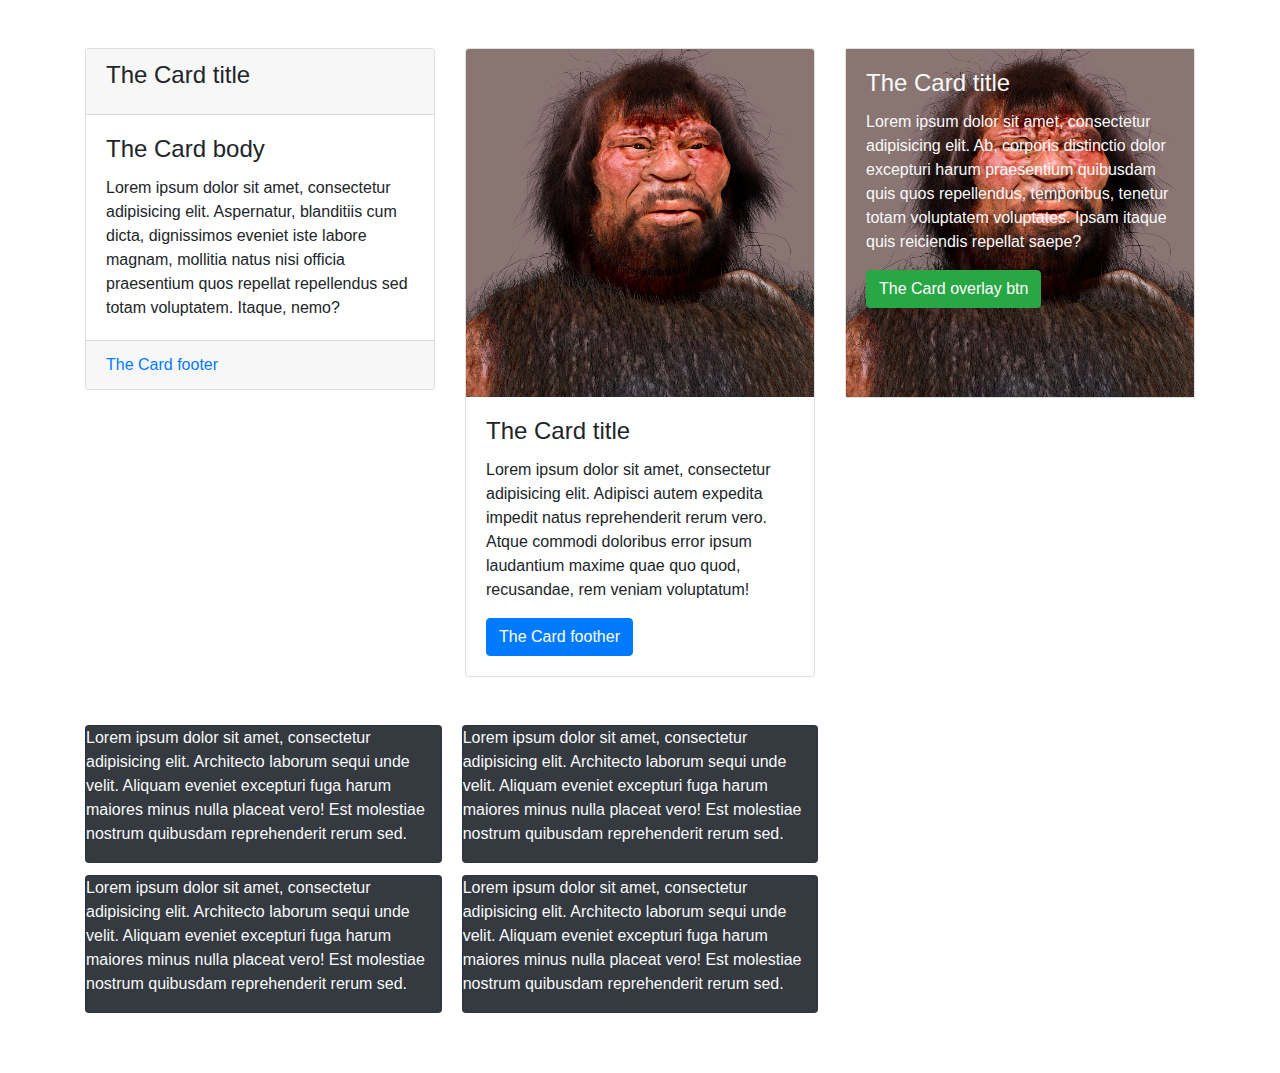
<file: index.html>
<!DOCTYPE html>
<html lang="en">
<head>
    <meta charset="UTF-8">
    <title>Title</title>
    <link rel="stylesheet" href="css/bootstrap.css">
    </head>
<body>
<div class="container">
    <div class="row my-5">
        <div class="col-md-4">
            <div class="card">
                <div class="card-header">
                    <h4 class="card-title">The Card title</h4>
                </div>
                <div class="card-body">
                    <h4 class="card-title">The Card body</h4>
                    <p class="card-text">
                        Lorem ipsum dolor sit amet, consectetur adipisicing elit.
                        Aspernatur, blanditiis cum dicta, dignissimos eveniet iste labore magnam,
                        mollitia natus nisi officia praesentium quos repellat repellendus sed totam voluptatem. Itaque, nemo?
                    </p>
                </div>
                <div class="card-footer">
                    <a href="#" class="card-link">The Card footer</a>
                </div>
            </div>
        </div>
        <div class="col-md-4">
            <div class="card">
                <img src="rasmlar/_20221208_on_papuans.jpg" class="card-img-top" alt="">
                <div class="card-body">
                    <h4 class="card-title">The Card title</h4>
                    <p>Lorem ipsum dolor sit amet, consectetur adipisicing elit.
                        Adipisci autem expedita impedit natus reprehenderit rerum vero.
                        Atque commodi doloribus error ipsum laudantium maxime quae quo quod, recusandae,
                        rem veniam voluptatum!</p>
                    <a href="#" class="btn btn-primary">The Card foother</a>
                </div>
            </div>
        </div>
        <div class="col-md-4">
            <div class="card">
                <img src="rasmlar/_20221208_on_papuans.jpg" alt="">
                <div class="card-img-overlay">
                    <h4 class="card-title text-light">The Card title</h4>
                    <p class="text-light">Lorem ipsum dolor sit amet, consectetur adipisicing elit.
                        Ab, corporis distinctio dolor excepturi harum praesentium quibusdam quis quos repellendus, temporibus,
                        tenetur totam voluptatem voluptates. Ipsam itaque quis reiciendis repellat saepe?</p>
                    <a href="#" class="btn btn-success">The Card overlay btn</a>
                </div>
            </div>
        </div>
    </div>
    <div class="row my-5">
        <div class="col-md-12 card-columns">
            <div class="card bg-dark text-light">
                <p>Lorem ipsum dolor sit amet, consectetur adipisicing elit.
                    Architecto laborum sequi unde velit. Aliquam eveniet
                    excepturi fuga harum maiores minus nulla placeat vero! Est molestiae nostrum quibusdam reprehenderit rerum sed.
                </p>
            </div>
            <div class="card bg-dark text-light">
                <p>Lorem ipsum dolor sit amet, consectetur adipisicing elit.
                    Architecto laborum sequi unde velit. Aliquam eveniet
                    excepturi fuga harum maiores minus nulla placeat vero! Est molestiae nostrum quibusdam reprehenderit rerum sed.
                </p>
            </div>
            <div class="card bg-dark text-light">
                <p>Lorem ipsum dolor sit amet, consectetur adipisicing elit.
                    Architecto laborum sequi unde velit. Aliquam eveniet
                    excepturi fuga harum maiores minus nulla placeat vero! Est molestiae nostrum quibusdam reprehenderit rerum sed.
                </p>
            </div>
            <div class="card bg-dark text-light">
                <p>Lorem ipsum dolor sit amet, consectetur adipisicing elit.
                    Architecto laborum sequi unde velit. Aliquam eveniet
                    excepturi fuga harum maiores minus nulla placeat vero! Est molestiae nostrum quibusdam reprehenderit rerum sed.
                </p>
            </div>
        </div>
    </div>
</div>
<script src="js/jQuery.min.js"></script>
<script src="js/src/popover.js"></script>
<script src="js/bootstrap.js"></script>
</body>
</html>
</file>
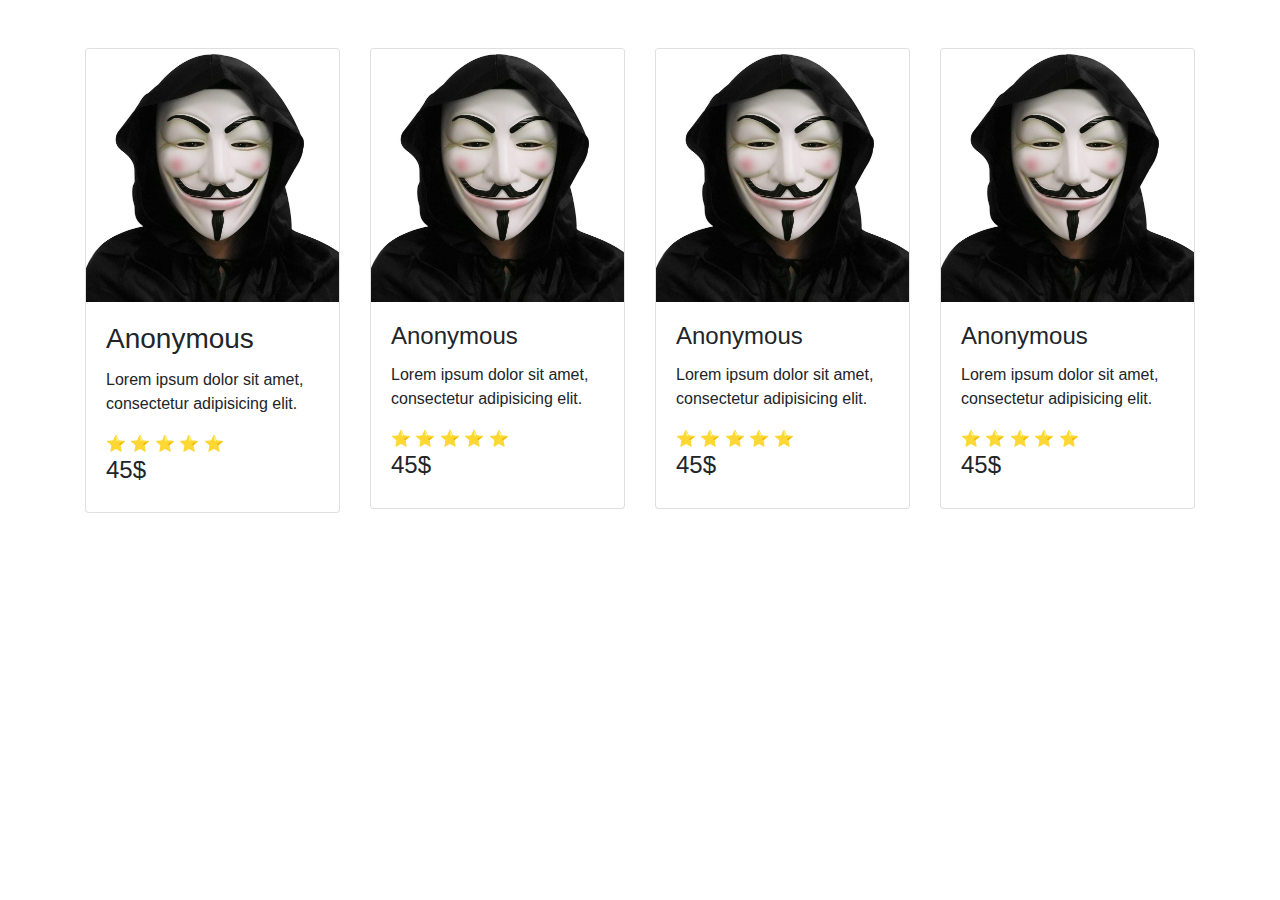
<file: index1.html>
<!DOCTYPE html>
<html lang="en">
<head>
    <meta charset="UTF-8">
    <title>Title</title>
    <link rel="stylesheet" href="css/bootstrap.css">
</head>
<body>
<div class="container">
    <div class="row my-5">
<div class="col-md-3">
    <div class="card">
        <img src="rasmlar/beb64b8e12e4f915f4e0d649ac457e43.jpg" class="card-img-top" alt="">
        <div class="card-body">
            <h3 class="card-title">Anonymous</h3>
            <p>Lorem ipsum dolor sit amet, consectetur adipisicing elit.</p>
            <span>&#11088;</span>
            <span>&#11088;</span>
            <span>&#11088;</span>
            <span>&#11088;</span>
            <span>&#11088;</span>
            <h4>45$</h4>
        </div>
    </div>
</div>
<div class="col-md-3">
    <div class="card">
        <img src="rasmlar/beb64b8e12e4f915f4e0d649ac457e43.jpg" class="card-img-top" alt="">
        <div class="card-body">
            <h4 class="card-title">Anonymous</h4>
            <p>Lorem ipsum dolor sit amet, consectetur adipisicing elit.</p>
            <span>&#11088;</span>
            <span>&#11088;</span>
            <span>&#11088;</span>
            <span>&#11088;</span>
            <span>&#11088;</span>
            <h4>45$</h4>
        </div>
    </div>
</div>
<div class="col-md-3">
    <div class="card">
        <img src="rasmlar/beb64b8e12e4f915f4e0d649ac457e43.jpg" class="card-img-top" alt="">
        <div class="card-body">
            <h4 class="card-title">Anonymous</h4>
            <p>Lorem ipsum dolor sit amet, consectetur adipisicing elit.</p>
            <span>&#11088;</span>
            <span>&#11088;</span>
            <span>&#11088;</span>
            <span>&#11088;</span>
            <span>&#11088;</span>
            <h4>45$</h4>
        </div>
    </div>
</div>
<div class="col-md-3">
    <div class="card">
        <img src="rasmlar/beb64b8e12e4f915f4e0d649ac457e43.jpg" class="card-img-top" alt="">
        <div class="card-body">
            <h4 class="card-title">Anonymous</h4>
            <p>Lorem ipsum dolor sit amet, consectetur adipisicing elit.</p>
            <span>&#11088;</span>
            <span>&#11088;</span>
            <span>&#11088;</span>
            <span>&#11088;</span>
            <span>&#11088;</span>
            <h4>45$</h4>
        </div>
    </div>
</div>
    </div>
</div>
<script src="js/jQuery.min.js"></script>
<script src="js/src/popover.js"></script>
<script src="js/bootstrap.js"></script>
</body>
</html>
</file>
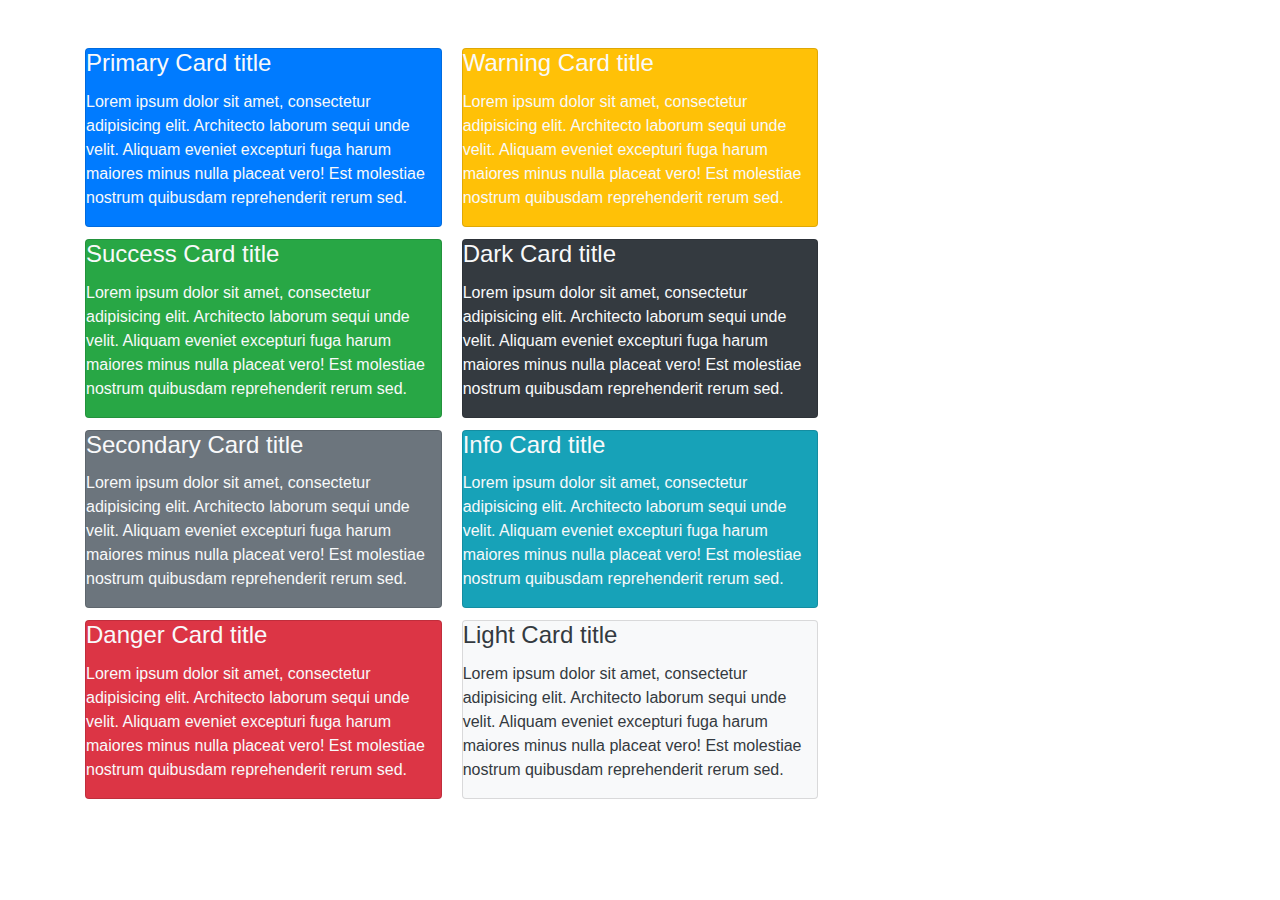
<file: index2.html>
<!DOCTYPE html>
<html lang="en">
<head>
    <meta charset="UTF-8">
    <title>Title</title>
    <link rel="stylesheet" href="css/bootstrap.css">
</head>
<body>
<div class="container">
        <div class="row my-5">
            <div class="col-md-12 card-columns">
                <div class="card bg-primary text-light">
                    <h4 class="card-title">Primary Card title</h4>
                    <p>Lorem ipsum dolor sit amet, consectetur adipisicing elit.
                        Architecto laborum sequi unde velit. Aliquam eveniet
                        excepturi fuga harum maiores minus nulla placeat vero! Est molestiae nostrum quibusdam reprehenderit rerum sed.
                    </p>
                </div>
                <div class="card bg-success text-light">
                    <h4 class="card-title">Success Card title</h4>
                    <p>Lorem ipsum dolor sit amet, consectetur adipisicing elit.
                        Architecto laborum sequi unde velit. Aliquam eveniet
                        excepturi fuga harum maiores minus nulla placeat vero! Est molestiae nostrum quibusdam reprehenderit rerum sed.
                    </p>
                </div>
                <div class="card bg-warning text-light">
                    <h4 class="card-title">Warning Card title</h4>
                    <p>Lorem ipsum dolor sit amet, consectetur adipisicing elit.
                        Architecto laborum sequi unde velit. Aliquam eveniet
                        excepturi fuga harum maiores minus nulla placeat vero! Est molestiae nostrum quibusdam reprehenderit rerum sed.
                    </p>
                </div>
                <div class="card bg-dark text-light">
                    <h4 class="card-title">Dark Card title</h4>
                    <p>Lorem ipsum dolor sit amet, consectetur adipisicing elit.
                        Architecto laborum sequi unde velit. Aliquam eveniet
                        excepturi fuga harum maiores minus nulla placeat vero! Est molestiae nostrum quibusdam reprehenderit rerum sed.
                    </p>
                </div>
            </div>
            <div class="col-md-12 card-columns">
                <div class="card bg-secondary text-light">
                    <h4 class="card-title">Secondary Card title</h4>
                    <p>Lorem ipsum dolor sit amet, consectetur adipisicing elit.
                        Architecto laborum sequi unde velit. Aliquam eveniet
                        excepturi fuga harum maiores minus nulla placeat vero! Est molestiae nostrum quibusdam reprehenderit rerum sed.
                    </p>
                </div>
                <div class="card bg-danger text-light">
                    <h4 class="card-title">Danger Card title</h4>
                    <p>Lorem ipsum dolor sit amet, consectetur adipisicing elit.
                        Architecto laborum sequi unde velit. Aliquam eveniet
                        excepturi fuga harum maiores minus nulla placeat vero! Est molestiae nostrum quibusdam reprehenderit rerum sed.
                    </p>
                </div>
                <div class="card bg-info text-light">
                    <h4 class="card-title">Info Card title</h4>
                    <p>Lorem ipsum dolor sit amet, consectetur adipisicing elit.
                        Architecto laborum sequi unde velit. Aliquam eveniet
                        excepturi fuga harum maiores minus nulla placeat vero! Est molestiae nostrum quibusdam reprehenderit rerum sed.
                    </p>
                </div>
                <div class="card bg-light text-dark">
                    <h4 class="card-title">Light Card title</h4>
                    <p>Lorem ipsum dolor sit amet, consectetur adipisicing elit.
                        Architecto laborum sequi unde velit. Aliquam eveniet
                        excepturi fuga harum maiores minus nulla placeat vero! Est molestiae nostrum quibusdam reprehenderit rerum sed.
                    </p>
                </div>
            </div>
        </div>
</div>
<script src="js/jQuery.min.js"></script>
<script src="js/src/popover.js"></script>
<script src="js/bootstrap.js"></script>
</body>
</html>
</file>
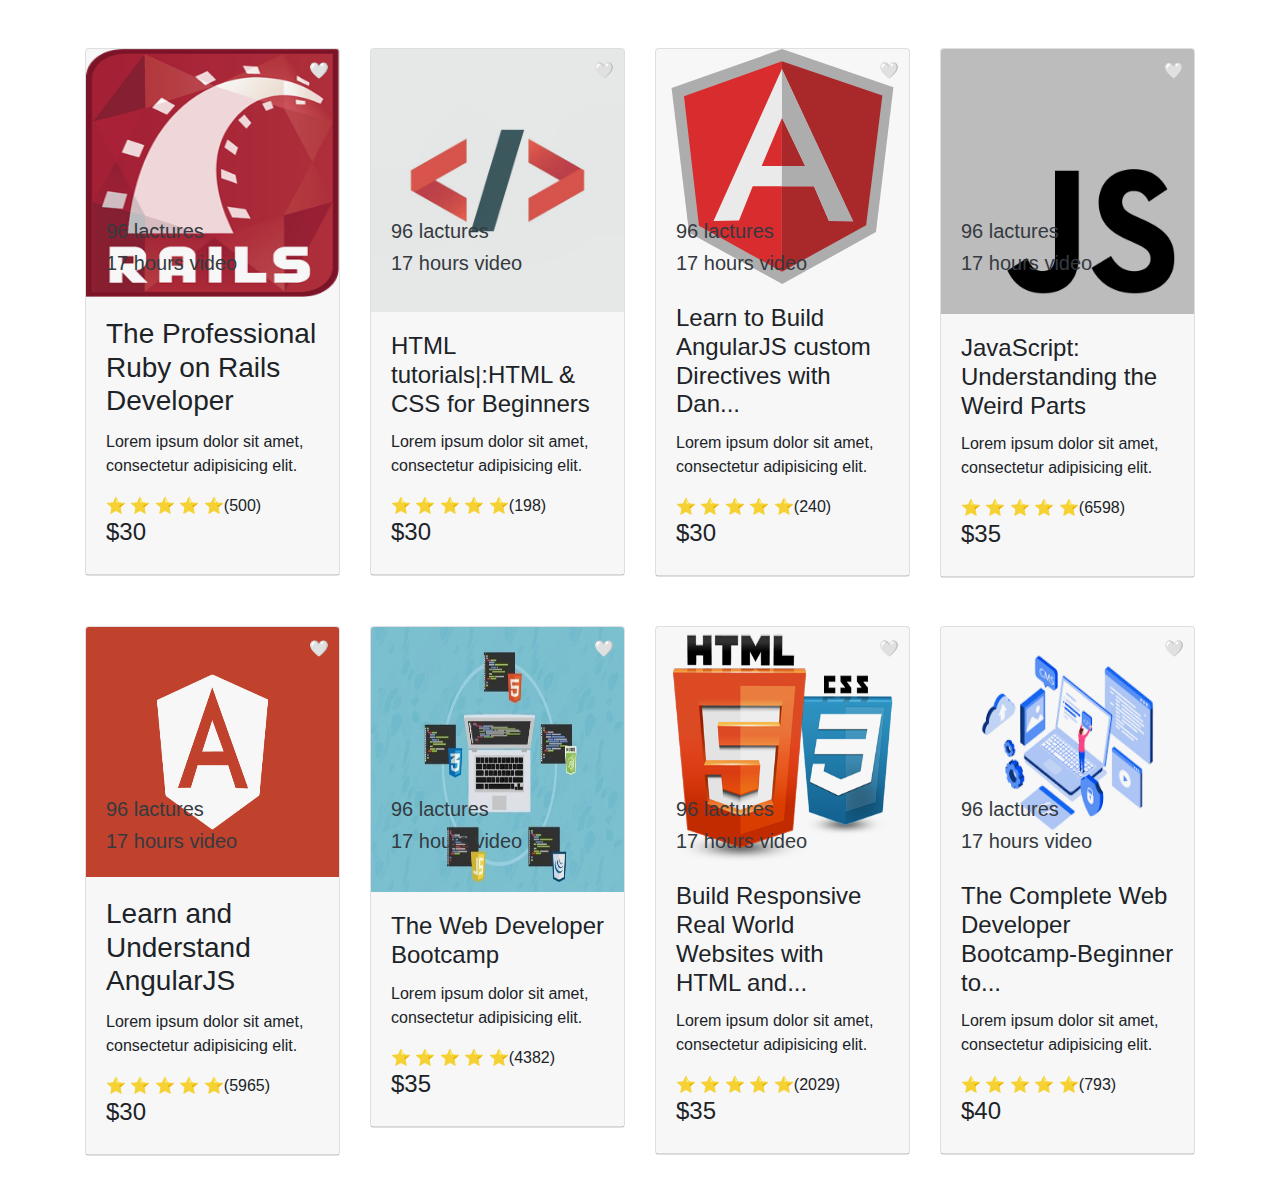
<file: index4.html>
<!DOCTYPE html>
<html lang="en">
<head>
    <meta charset="UTF-8">
    <title>Title</title>
    <link rel="stylesheet" href="css/bootstrap.css">
    <link rel="stylesheet" href="css/main4.css">
</head>
<body>
<div class="container">
    <div class="row my-5">
        <div class="col-md-3">
            <div class="card">
                <img src="rasmlar/ruby-on-rails-logo-95951CC5FB-seeklogo.com.png" height="248"  class="card-img-top" alt="">
                <div class="card-header card-img-overlay">
                    <h5 class="o text-dark">96 lactures</h5>
                    <h5 class="text-dark">17 hours video</h5>
                    <span class="l">&#129293;</span>
                </div>
                <div class="card-body">
                    <h3 class="card-title">The Professional Ruby on Rails Developer</h3>
                    <p>Lorem ipsum dolor sit amet, consectetur adipisicing elit.</p>
                    <span>&#11088;</span>
                    <span>&#11088;</span>
                    <span>&#11088;</span>
                    <span>&#11088;</span>
                    <span>&#11088;(500)</span>
                    <h4>$30</h4>
                </div>
            </div>
        </div>
        <div class="col-md-3">
            <div class="card">
                <img src="rasmlar/0f8b2870896edcde8f6149fe2733faaf.jpg" height="263"  class="card-img-top" alt="">
                <div class="card-header card-img-overlay">
                    <h5 class="o text-dark">96 lactures</h5>
                    <h5 class="text-dark">17 hours video</h5>
                    <span class="l">&#129293;</span>
                </div>
                <div class="card-body">
                    <h4 class="card-title">HTML tutorials|:HTML & CSS for Beginners</h4>
                    <p>Lorem ipsum dolor sit amet, consectetur adipisicing elit.</p>
                    <span>&#11088;</span>
                    <span>&#11088;</span>
                    <span>&#11088;</span>
                    <span>&#11088;</span>
                    <span>&#11088;(198)</span>
                    <h4>$30</h4>
                </div>
            </div>
        </div>
        <div class="col-md-3">
            <div class="card">
                <img src="rasmlar/AngularJS-Shield.svg" height="235" class="card-img-top" alt="">
                <div class="card-header card-img-overlay">
                    <h5 class="o text-dark">96 lactures</h5>
                    <h5 class="text-dark">17 hours video</h5>
                    <span class="l">&#129293;</span>
                </div>
                <div class="card-body">
                    <h4 class="card-title">Learn to Build AngularJS custom Directives with Dan...</h4>
                    <p>Lorem ipsum dolor sit amet, consectetur adipisicing elit.</p>
                    <span>&#11088;</span>
                    <span>&#11088;</span>
                    <span>&#11088;</span>
                    <span>&#11088;</span>
                    <span>&#11088;(240)</span>
                    <h4>$30</h4>
                </div>
            </div>
        </div>
        <div class="col-md-3">
            <div class="card">
                <img src="rasmlar/javascript-logo-black-and-white.png" height="265" class="card-img-top" alt="">
                <div class="card-header card-img-overlay">
                    <h5 class="o text-dark">96 lactures</h5>
                    <h5 class="text-dark">17 hours video</h5>
                    <span class="l">&#129293;</span>
                </div>
                <div class="card-body">
                    <h4 class="card-title">JavaScript: Understanding the Weird Parts</h4>
                    <p>Lorem ipsum dolor sit amet, consectetur adipisicing elit.</p>
                    <span>&#11088;</span>
                    <span>&#11088;</span>
                    <span>&#11088;</span>
                    <span>&#11088;</span>
                    <span>&#11088;(6598)</span>
                    <h4>$35</h4>
                </div>
            </div>
        </div>
    </div>
    <div class="row my-5">
        <div class="col-md-3">
            <div class="card">
                <img src="rasmlar/angularjs-icon-13.jpg" height="250" class="card-img-top" alt="">
                <div class="card-header card-img-overlay">
                    <h5 class="o text-dark">96 lactures</h5>
                    <h5 class="text-dark">17 hours video</h5>
                    <span class="l">&#129293;</span>
                </div>
                <div class="card-body">
                    <h3 class="card-title">Learn and Understand AngularJS</h3>
                    <p>Lorem ipsum dolor sit amet, consectetur adipisicing elit.</p>
                    <span>&#11088;</span>
                    <span>&#11088;</span>
                    <span>&#11088;</span>
                    <span>&#11088;</span>
                    <span>&#11088;(5965)</span>
                    <h4>$30</h4>
                </div>
            </div>
        </div>
        <div class="col-md-3">
            <div class="card">
                <img src="rasmlar/1520161473895.jfif" height="265" class="card-img-top" alt="">
                <div class="card-header card-img-overlay">
                    <h5 class="o text-dark">96 lactures</h5>
                    <h5 class="text-dark">17 hours video</h5>
                    <span class="l">&#129293;</span>
                </div>
                <div class="card-body">
                    <h4 class="card-title">The Web Developer Bootcamp</h4>
                    <p>Lorem ipsum dolor sit amet, consectetur adipisicing elit.</p>
                    <span>&#11088;</span>
                    <span>&#11088;</span>
                    <span>&#11088;</span>
                    <span>&#11088;</span>
                    <span>&#11088;(4382)</span>
                    <h4>$35</h4>
                </div>
            </div>
        </div>
        <div class="col-md-3">
            <div class="card">
                <img src="rasmlar/html5-css3.png" height="235" class="card-img-top" alt="">
                <div class="card-header card-img-overlay">
                    <h5 class="o text-dark">96 lactures</h5>
                    <h5 class="text-dark">17 hours video</h5>
                    <span class="l">&#129293;</span>
                </div>
                <div class="card-body">
                    <h4 class="card-title">Build Responsive Real World Websites with HTML and...</h4>
                    <p>Lorem ipsum dolor sit amet, consectetur adipisicing elit.</p>
                    <span>&#11088;</span>
                    <span>&#11088;</span>
                    <span>&#11088;</span>
                    <span>&#11088;</span>
                    <span>&#11088;(2029)</span>
                    <h4>$35</h4>
                </div>
            </div>
        </div>
        <div class="col-md-3">
            <div class="card">
                <img src="rasmlar/Без%20названия.png" height="235" class="card-img-top" alt="">
                <div class="card-header card-img-overlay">
                    <h5 class="o text-dark">96 lactures</h5>
                    <h5 class="text-dark">17 hours video</h5>
                    <span class="l">&#129293;</span>
                </div>
                <div class="card-body">
                    <h4 class="card-title">The Complete Web Developer Bootcamp-Beginner to...</h4>
                    <p>Lorem ipsum dolor sit amet, consectetur adipisicing elit.</p>
                    <span>&#11088;</span>
                    <span>&#11088;</span>
                    <span>&#11088;</span>
                    <span>&#11088;</span>
                    <span>&#11088;(793)</span>
                    <h4>$40</h4>
                </div>
            </div>
        </div>
    </div>
</div>
<script src="js/jQuery.min.js"></script>
<script src="js/src/popover.js"></script>
<script src="js/bootstrap.js"></script>
</body>
</html>
</file>
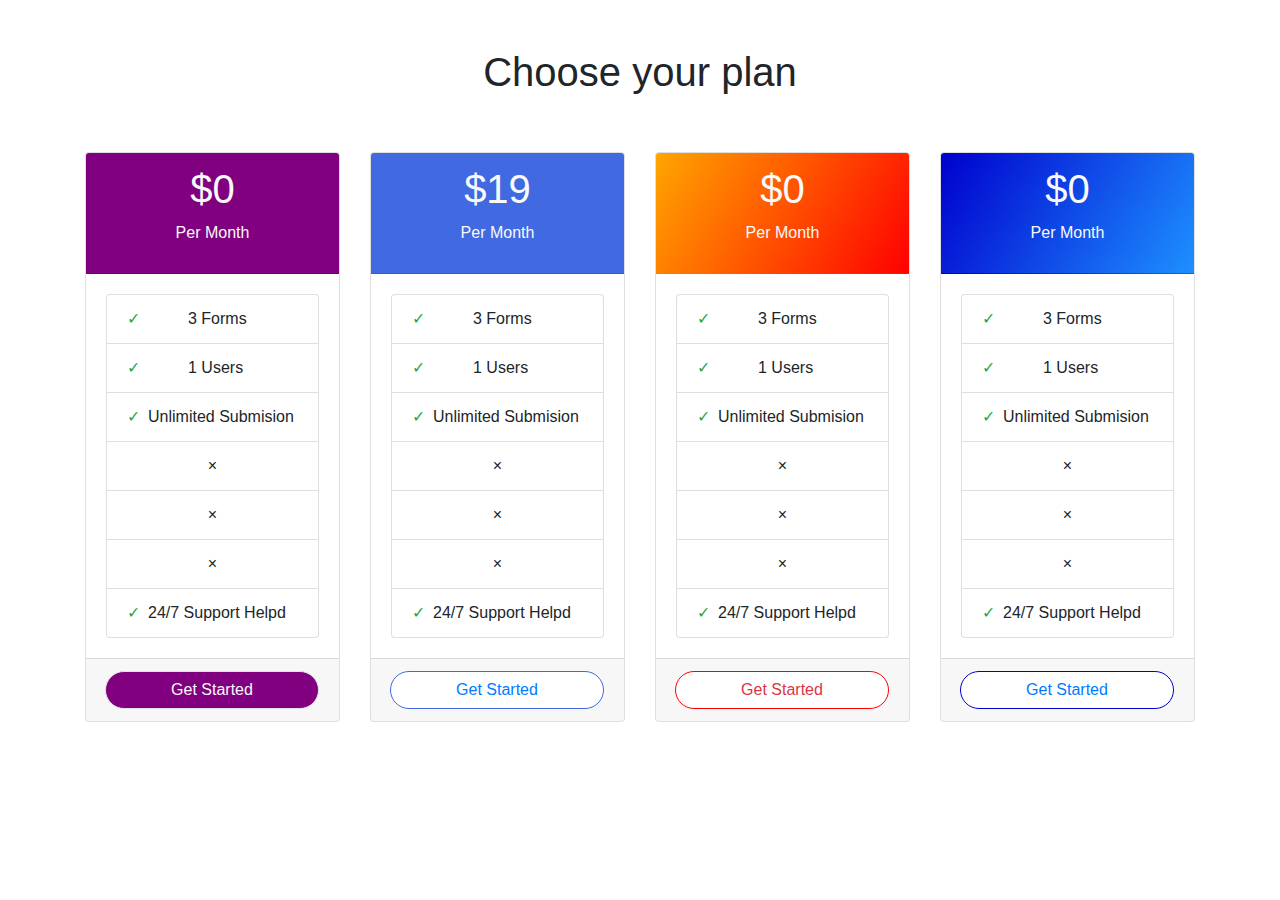
<file: index5.html>
<!DOCTYPE html>
<html lang="en">
<head>
    <meta charset="UTF-8">
    <title>Title</title>
    <link rel="stylesheet" href="css/bootstrap.css">
    <link rel="stylesheet" href="css/main5.css">
</head>
<body>

<div class="container">
    <div class="row my-5">
        <div class="col-md-12 text-center">
            <h1>Choose your plan</h1>
        </div>
        <div class="col-md-3 mt-5">
            <div class="card">
                <div class="card-header text-center text-light a">
                    <h1>$0</h1>
                    <p>Per Month</p>
                </div>
                <div class="card-body">
                    <ul class="list-group">
                        <li class="list-group-item"><span class="text-success mr-5">&#10003;</span>3 Forms</li>
                        <li class="list-group-item"><span class="text-success mr-5">&#10003;</span>1 Users</li>
                        <li class="list-group-item"><span class="text-success mr-2">&#10003;</span>Unlimited Submision</li>
                        <li class="list-group-item text-center">&#215;</li>
                        <li class="list-group-item text-center">&#215;</li>
                        <li class="list-group-item text-center">&#215;</li>
                        <li class="list-group-item"><span class="text-success mr-2">&#10003;</span>24/7 Support Helpd</li>
                    </ul>
                </div>
                <div class="card-footer">
                    <a href="#" class="page-link b text-center text-light">Get Started</a>
                </div>
            </div>
        </div>
        <div class="col-md-3 mt-5">
            <div class="card">
                <div class="card-header text-center text-light a2">
                    <h1>$19</h1>
                    <p>Per Month</p>
                </div>
                <div class="card-body">
                    <ul class="list-group">
                        <li class="list-group-item"><span class="text-success mr-5">&#10003;</span>3 Forms</li>
                        <li class="list-group-item"><span class="text-success mr-5">&#10003;</span>1 Users</li>
                        <li class="list-group-item"><span class="text-success mr-2">&#10003;</span>Unlimited Submision</li>
                        <li class="list-group-item text-center">&#215;</li>
                        <li class="list-group-item text-center">&#215;</li>
                        <li class="list-group-item text-center">&#215;</li>
                        <li class="list-group-item"><span class="text-success mr-2">&#10003;</span>24/7 Support Helpd</li>
                    </ul>
                </div>
                <div class="card-footer">
                    <a href="#" class="page-link b2 text-center">Get Started</a>
                </div>
            </div>
        </div>
        <div class="col-md-3 mt-5">
            <div class="card">
                <div class="card-header text-center text-light a3">
                    <h1>$0</h1>
                    <p>Per Month</p>
                </div>
                <div class="card-body">
                    <ul class="list-group">
                        <li class="list-group-item"><span class="text-success mr-5">&#10003;</span>3 Forms</li>
                        <li class="list-group-item"><span class="text-success mr-5">&#10003;</span>1 Users</li>
                        <li class="list-group-item"><span class="text-success mr-2">&#10003;</span>Unlimited Submision</li>
                        <li class="list-group-item text-center">&#215;</li>
                        <li class="list-group-item text-center">&#215;</li>
                        <li class="list-group-item text-center">&#215;</li>
                        <li class="list-group-item"><span class="text-success mr-2">&#10003;</span>24/7 Support Helpd</li>
                    </ul>
                </div>
                <div class="card-footer">
                    <a href="#" class="page-link b3 text-center text-danger">Get Started</a>
                </div>
            </div>
        </div>
        <div class="col-md-3 mt-5">
            <div class="card">
                <div class="card-header text-center text-light a4">
                    <h1>$0</h1>
                    <p>Per Month</p>
                </div>
                <div class="card-body">
                    <ul class="list-group">
                        <li class="list-group-item"><span class="text-success mr-5">&#10003;</span>3 Forms</li>
                        <li class="list-group-item"><span class="text-success mr-5">&#10003;</span>1 Users</li>
                        <li class="list-group-item"><span class="text-success mr-2">&#10003;</span>Unlimited Submision</li>
                        <li class="list-group-item text-center">&#215;</li>
                        <li class="list-group-item text-center">&#215;</li>
                        <li class="list-group-item text-center">&#215;</li>
                        <li class="list-group-item"><span class="text-success mr-2">&#10003;</span>24/7 Support Helpd</li>
                    </ul>
                </div>
                <div class="card-footer">
                    <a href="#" class="page-link b4 text-center text-primary">Get Started</a>
                </div>
            </div>
        </div>
    </div>
</div>

<script src="js/jQuery.min.js"></script>
<script src="js/src/popover.js"></script>
<script src="js/bootstrap.js"></script>
</body>
</html>
</file>
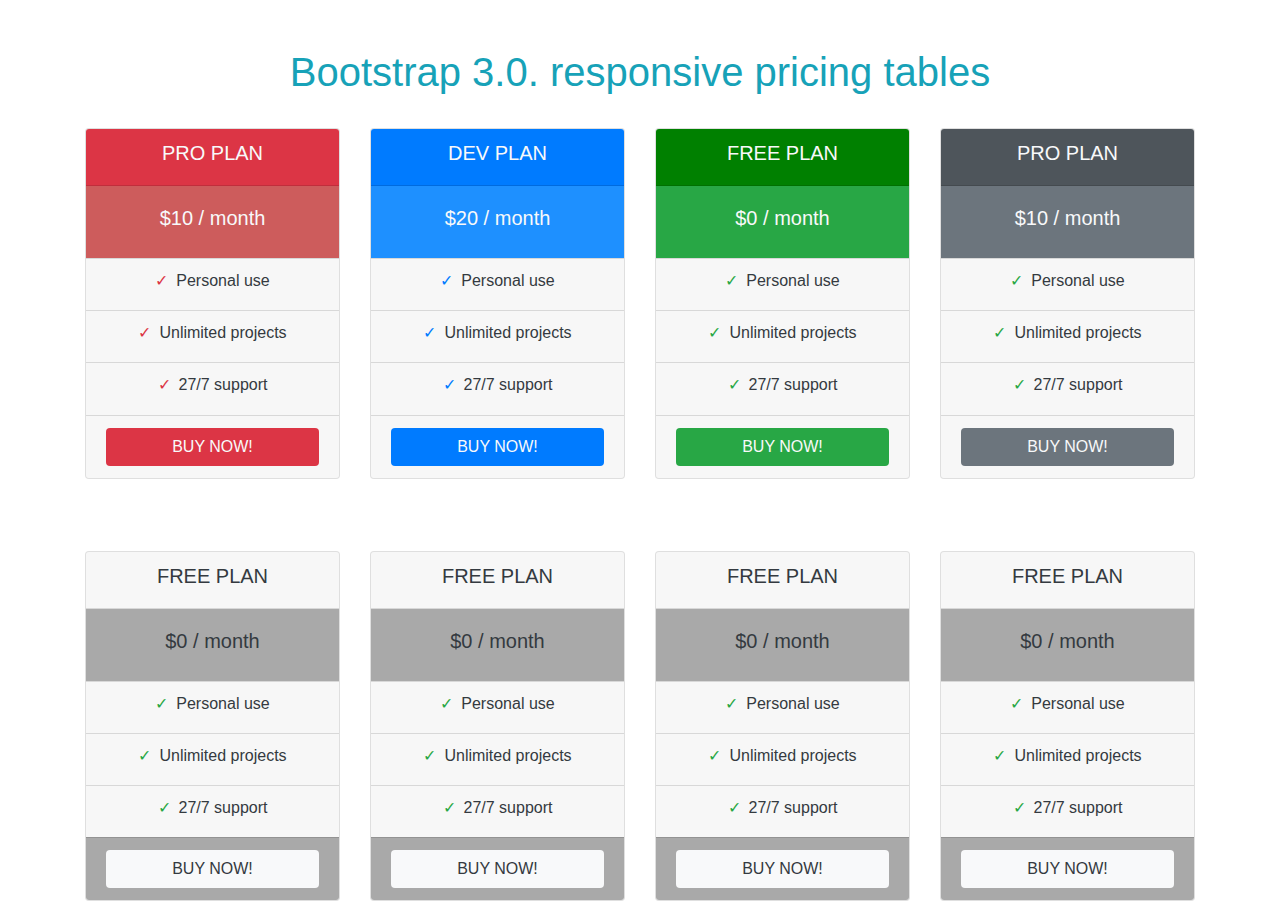
<file: index6.html>
<!DOCTYPE html>
<html lang="en">
<head>
    <meta charset="UTF-8">
    <title>Title</title>
    <link rel="stylesheet" href="css/bootstrap.css">
    <link rel="stylesheet" href="css/main6.css">
</head>
<body>

<div class="container">
    <div class="row my-5">
        <div class="col-md-12">
            <h1 class="text-center text-info">Bootstrap 3.0. responsive pricing tables</h1>
        </div>
        <div class="col-md-3 mt-4">
            <div class="card">
                <div class="card-header bg-danger text-light">
                    <h5 class="text-center ">PRO PLAN</h5>
                </div>
                <div class="card-body text-light text-center bg">
                    <h5>$10 / month</h5>
                </div>
                <div class="card-footer">
                    <h6 class="text-center text-dark "><span class="text-danger mr-2">&#10003;</span>Personal use</h6>
                </div>
                <div class="card-footer">
                    <h6 class="text-dark text-center "><span class="text-danger mr-2">&#10003;</span>Unlimited projects</h6>
                </div>
                <div class="card-footer">
                    <h6 class="text-dark text-center "><span class="text-danger mr-2">&#10003;</span>27/7 support</h6>
                </div>
                <div class="card-footer ">
                    <a href="#" class="card-link btn text-center text-light bg-danger btn-block">BUY NOW!</a>
                </div>
            </div>
        </div>
        <div class="col-md-3 mt-4">
            <div class="card">
                <div class="card-header bg-primary text-light">
                    <h5 class="text-center ">DEV PLAN</h5>
                </div>
                <div class="card-body text-light text-center bg1">
                    <h5>$20 / month</h5>
                </div>
                <div class="card-footer">
                    <h6 class="text-center text-dark "><span class="text-primary mr-2">&#10003;</span>Personal use</h6>
                </div>
                <div class="card-footer">
                    <h6 class="text-dark text-center "><span class="text-primary mr-2">&#10003;</span>Unlimited projects</h6>
                </div>
                <div class="card-footer">
                    <h6 class="text-dark text-center "><span class="text-primary mr-2">&#10003;</span>27/7 support</h6>
                </div>
                <div class="card-footer ">
                    <a href="#" class="card-link btn text-center text-light bg-primary btn-block">BUY NOW!</a>
                </div>
            </div>
        </div>
        <div class="col-md-3 mt-4">
            <div class="card">
                <div class="card-header bg2 text-light">
                    <h5 class="text-center ">FREE PLAN</h5>
                </div>
                <div class="card-body text-light text-center bg-success">
                    <h5>$0 / month</h5>
                </div>
                <div class="card-footer">
                    <h6 class="text-center text-dark "><span class="text-success mr-2">&#10003;</span>Personal use</h6>
                </div>
                <div class="card-footer">
                    <h6 class="text-dark text-center "><span class="text-success mr-2">&#10003;</span>Unlimited projects</h6>
                </div>
                <div class="card-footer">
                    <h6 class="text-dark text-center "><span class="text-success mr-2">&#10003;</span>27/7 support</h6>
                </div>
                <div class="card-footer ">
                    <a href="#" class="card-link btn text-center text-light bg-success btn-block ">BUY NOW!</a>
                </div>
            </div>
        </div>
        <div class="col-md-3 mt-4">
            <div class="card">
                <div class="card-header  bg3 text-light">
                    <h5 class="text-center ">PRO PLAN</h5>
                </div>
                <div class="card-body text-light text-center bg-secondary">
                    <h5>$10 / month</h5>
                </div>
                <div class="card-footer">
                    <h6 class="text-center text-dark "><span class="text-success mr-2">&#10003;</span>Personal use</h6>
                </div>
                <div class="card-footer">
                    <h6 class="text-dark text-center "><span class="text-success mr-2">&#10003;</span>Unlimited projects</h6>
                </div>
                <div class="card-footer">
                    <h6 class="text-dark text-center "><span class="text-success mr-2">&#10003;</span>27/7 support</h6>
                </div>
                <div class="card-footer ">
                    <a href="#" class="card-link btn text-center text-light bg-secondary btn-block">BUY NOW!</a>
                </div>
            </div>
        </div>
    </div>
    <div class="row my-3">
        <div class="col-md-3 mt-4">
            <div class="card">
                <div class="card-header text-dark ">
                    <h5 class="text-center ">FREE PLAN</h5>
                </div>
                <div class="card-body text-dark text-center bg4 ">
                    <h5>$0 / month</h5>
                </div>
                <div class="card-footer">
                    <h6 class="text-center text-dark "><span class="text-success mr-2">&#10003;</span>Personal use</h6>
                </div>
                <div class="card-footer">
                    <h6 class="text-dark text-center "><span class="text-success mr-2">&#10003;</span>Unlimited projects</h6>
                </div>
                <div class="card-footer">
                    <h6 class="text-dark text-center "><span class="text-success mr-2">&#10003;</span>27/7 support</h6>
                </div>
                <div class="card-footer bg4">
                    <a href="#" class="card-link btn text-center text-dark bg-light btn-block">BUY NOW!</a>
                </div>
            </div>
        </div>
        <div class="col-md-3 mt-4">
            <div class="card">
                <div class="card-header text-dark">
                    <h5 class="text-center ">FREE PLAN</h5>
                </div>
                <div class="card-body text-dark text-center bg4">
                    <h5>$0 / month</h5>
                </div>
                <div class="card-footer">
                    <h6 class="text-center text-dark "><span class="text-success mr-2">&#10003;</span>Personal use</h6>
                </div>
                <div class="card-footer">
                    <h6 class="text-dark text-center "><span class="text-success mr-2">&#10003;</span>Unlimited projects</h6>
                </div>
                <div class="card-footer">
                    <h6 class="text-dark text-center "><span class="text-success mr-2">&#10003;</span>27/7 support</h6>
                </div>
                <div class="card-footer bg4">
                    <a href="#" class="card-link btn text-center text-dark bg-light btn-block">BUY NOW!</a>
                </div>
            </div>
        </div>
        <div class="col-md-3 mt-4">
            <div class="card">
                <div class="card-header text-dark">
                    <h5 class="text-center ">FREE PLAN</h5>
                </div>
                <div class="card-body text-dark text-center bg4">
                    <h5>$0 / month</h5>
                </div>
                <div class="card-footer">
                    <h6 class="text-center text-dark "><span class="text-success mr-2">&#10003;</span>Personal use</h6>
                </div>
                <div class="card-footer">
                    <h6 class="text-dark text-center "><span class="text-success mr-2">&#10003;</span>Unlimited projects</h6>
                </div>
                <div class="card-footer">
                    <h6 class="text-dark text-center "><span class="text-success mr-2">&#10003;</span>27/7 support</h6>
                </div>
                <div class="card-footer bg4">
                    <a href="#" class="card-link btn text-center text-dark bg-light btn-block ">BUY NOW!</a>
                </div>
            </div>
        </div>
        <div class="col-md-3 mt-4">
            <div class="card">
                <div class="card-header text-dark">
                    <h5 class="text-center ">FREE PLAN</h5>
                </div>
                <div class="card-body text-dark text-center bg4">
                    <h5>$0 / month</h5>
                </div>
                <div class="card-footer">
                    <h6 class="text-center text-dark "><span class="text-success mr-2">&#10003;</span>Personal use</h6>
                </div>
                <div class="card-footer">
                    <h6 class="text-dark text-center "><span class="text-success mr-2">&#10003;</span>Unlimited projects</h6>
                </div>
                <div class="card-footer">
                    <h6 class="text-dark text-center "><span class="text-success mr-2">&#10003;</span>27/7 support</h6>
                </div>
                <div class="card-footer bg4">
                    <a href="#" class="card-link btn text-center text-dark bg-light btn-block">BUY NOW!</a>
                </div>
            </div>
        </div>
    </div>
</div>

<script src="js/jQuery.min.js"></script>
<script src="js/src/popover.js"></script>
<script src="js/bootstrap.js"></script>
</body>
</html>
</file>
<file: css/main4.css>
.o{
    margin-top: 150px;
}
.l{
    position: absolute;
    top: 10px;
    right: 10px;
}
</file>
<file: css/main5.css>
.a{
 background-color: purple;
}
.b{
    background-color: purple;
    border-radius: 20px;
}
.a2{
    background-color: royalblue;
}
.b2{
    border: 1px solid royalblue;
    border-radius: 20px ;
}
.a3{
    background: linear-gradient(300deg,red,orange);
}
.b3{
    border: 1px solid red;
    border-radius: 20px;
}
.a4{
    background: linear-gradient(300deg,dodgerblue,mediumblue);
}
.b4{
    border: 1px solid mediumblue;
    border-radius: 20px;
}
</file>
<file: css/main6.css>
.bg{
    background-color: indianred;
}
.bg1{
    background-color: dodgerblue;
}
.bg2{
    background-color: green;
}
.bg3{
    background-color: #4e555b;
}
.bg4{
    background-color: darkgrey;
}
</file>
